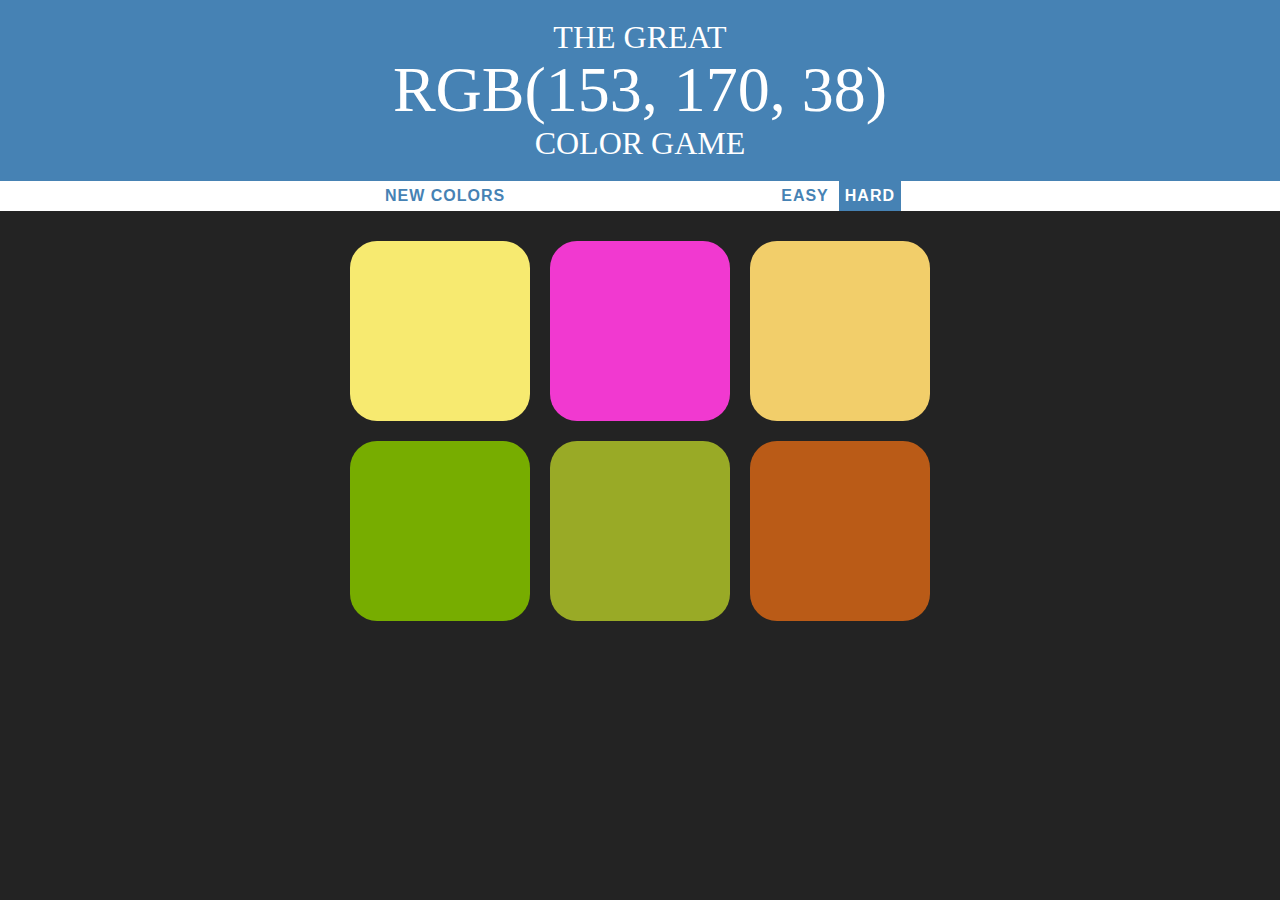
<file: Static websites/ColorGuessGamePage/index.html>
<!DOCTYPE html>
<html>
<head>
	<title>Color Game</title>
	<link rel="stylesheet" type="text/css" href="colorGame.css">
</head>
<body>
<h1>
	The Great 
	<br>
	<span id="colorDisplay">RGB</span> 
	<br>
	Color Game
</h1>

<div id="stripe">
	<button id="reset">New Colors</button>
	<span id="message"></span>
	<button class="mode">Easy</button>
	<button class="mode selected">Hard</button>
</div>

	<div id="container">
		<div class="square"></div>
		<div class="square"></div>
		<div class="square"></div>
		<div class="square"></div>
		<div class="square"></div>
		<div class="square"></div>
	</div>

<script type="text/javascript" src="colorGame.js"></script>
</body>
</html>
</file>
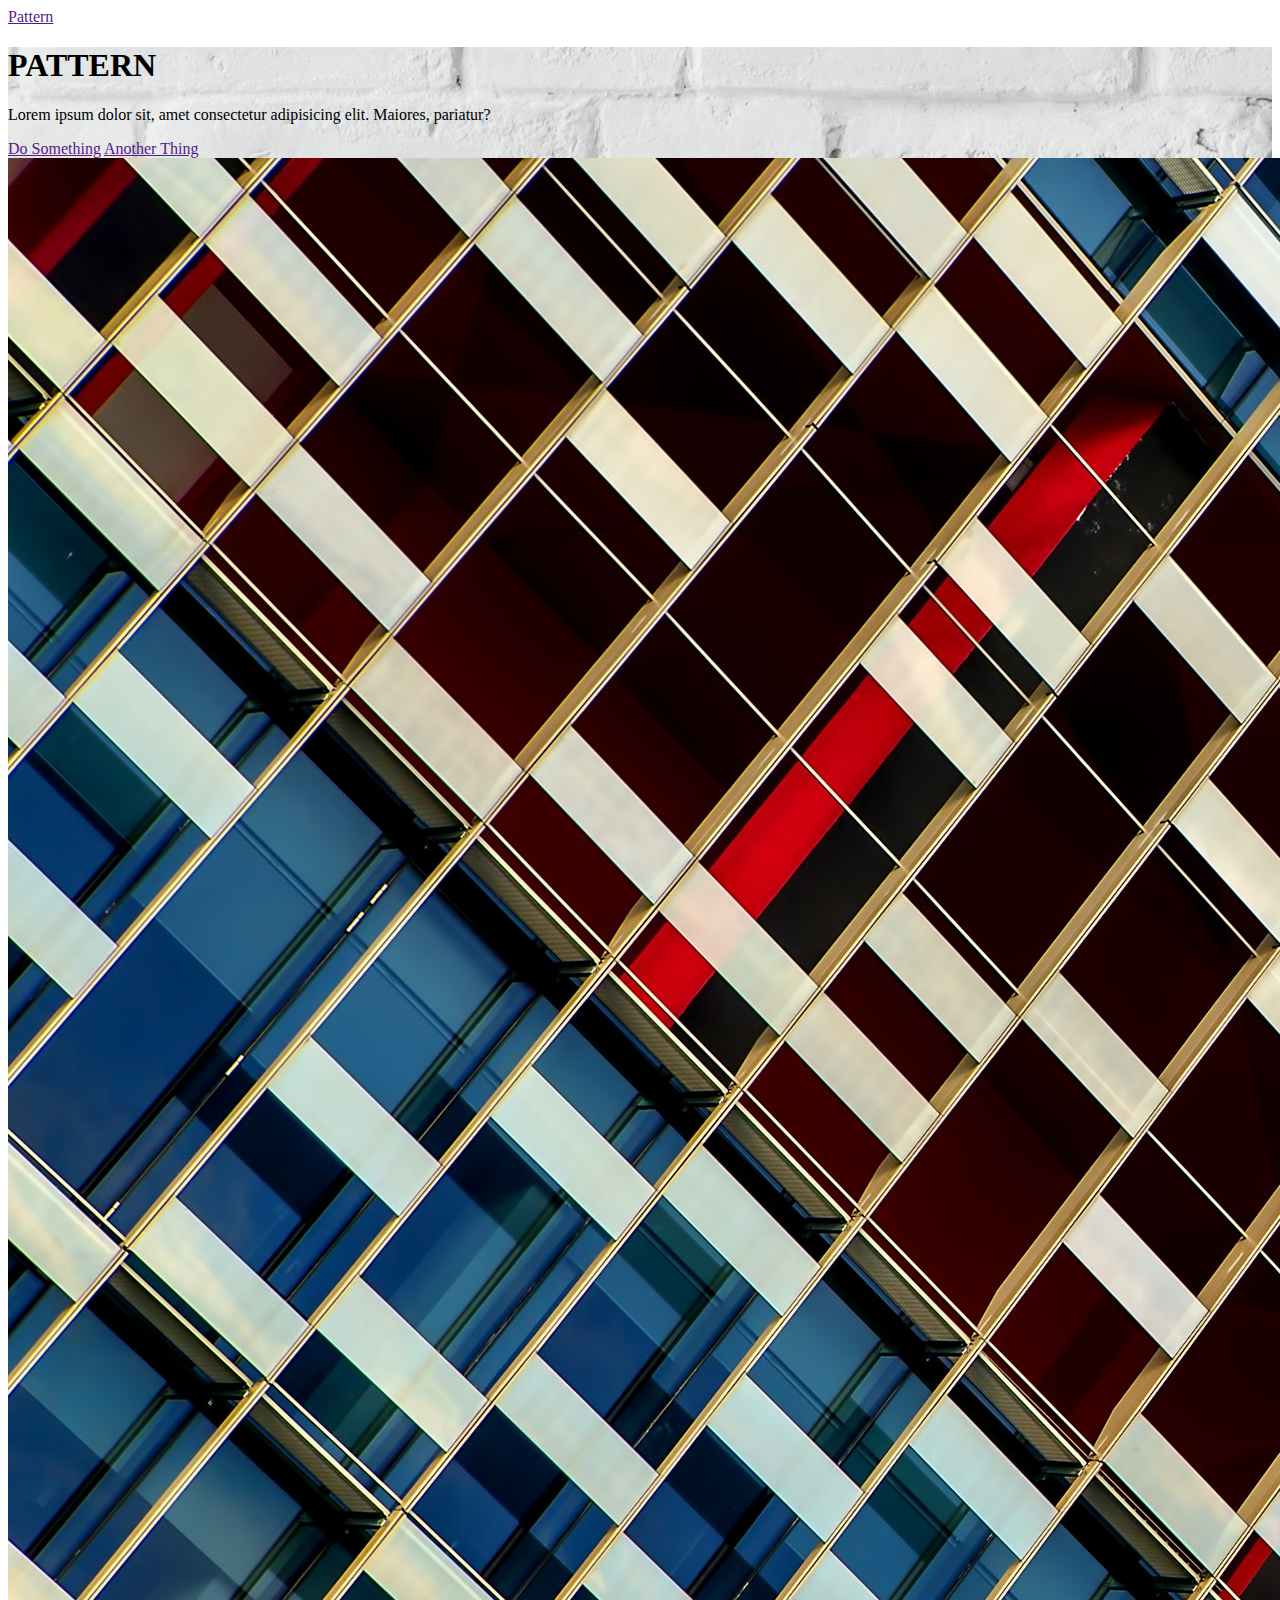
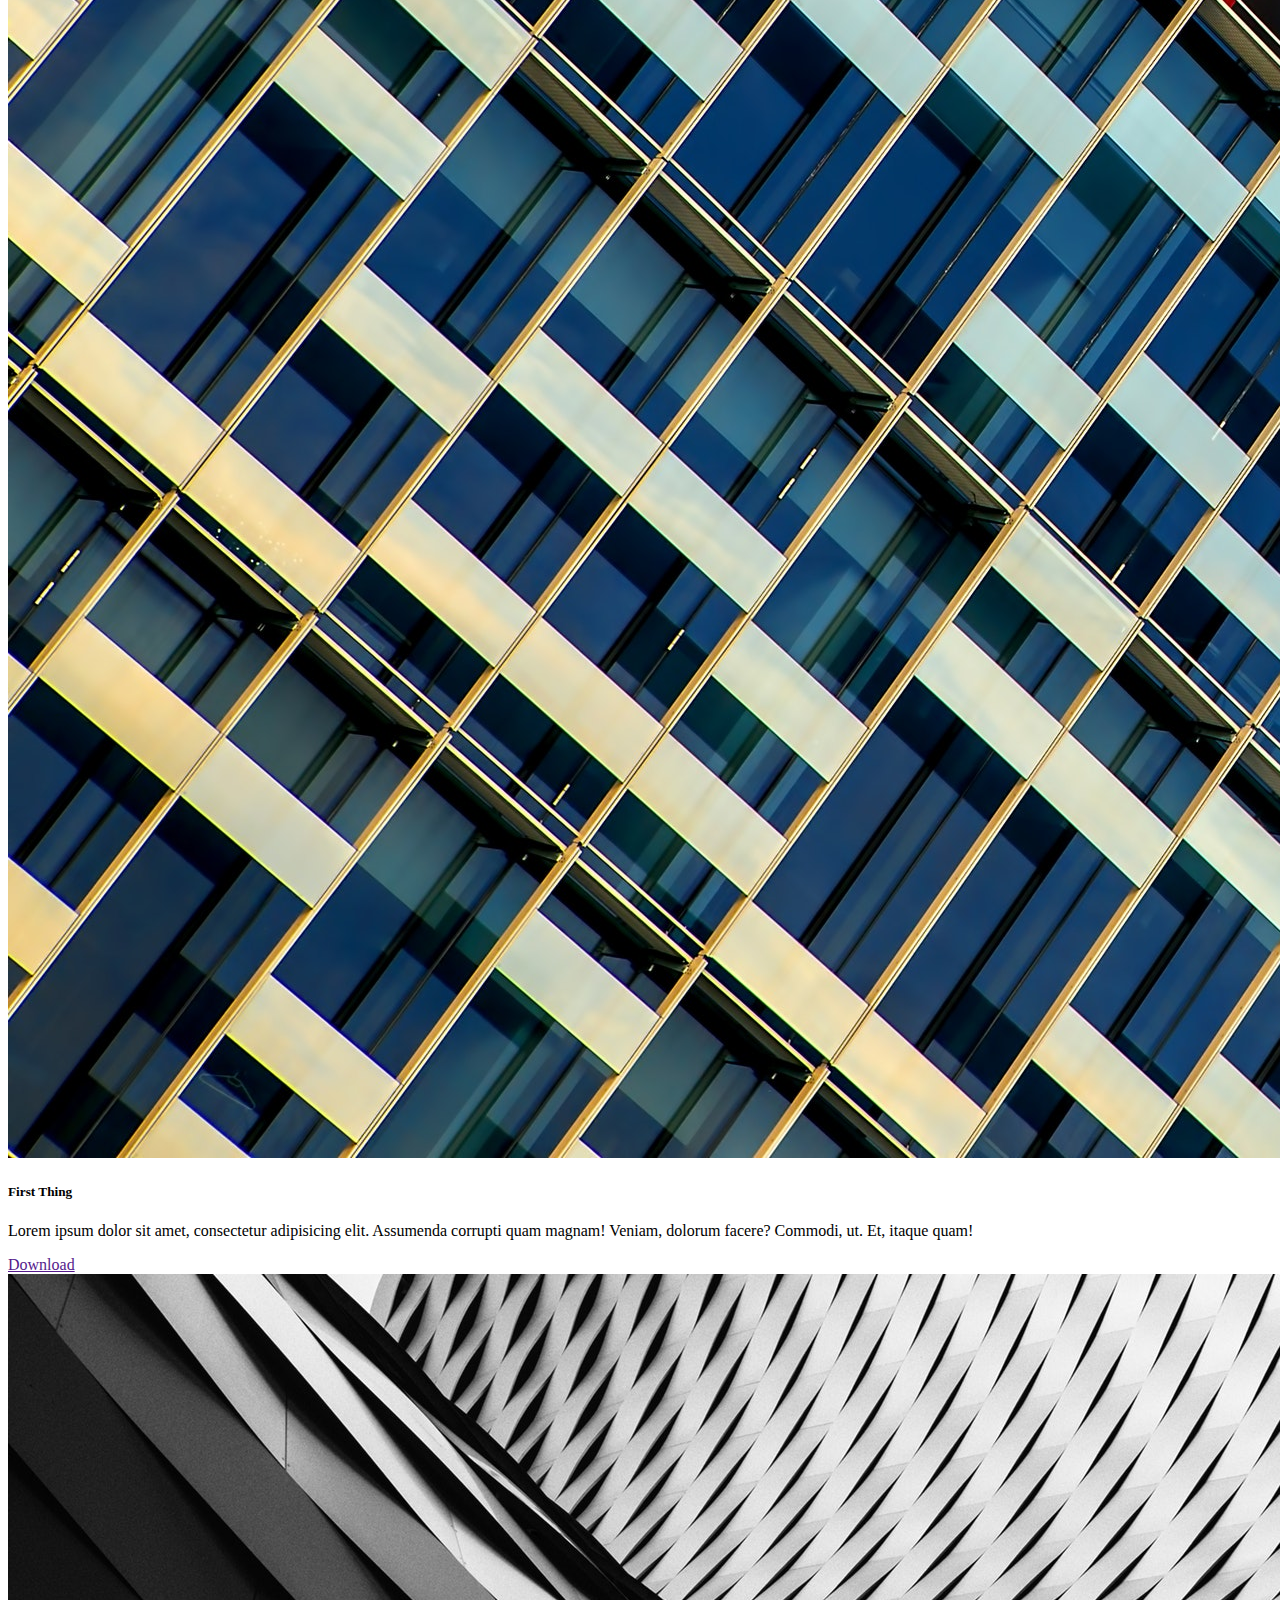
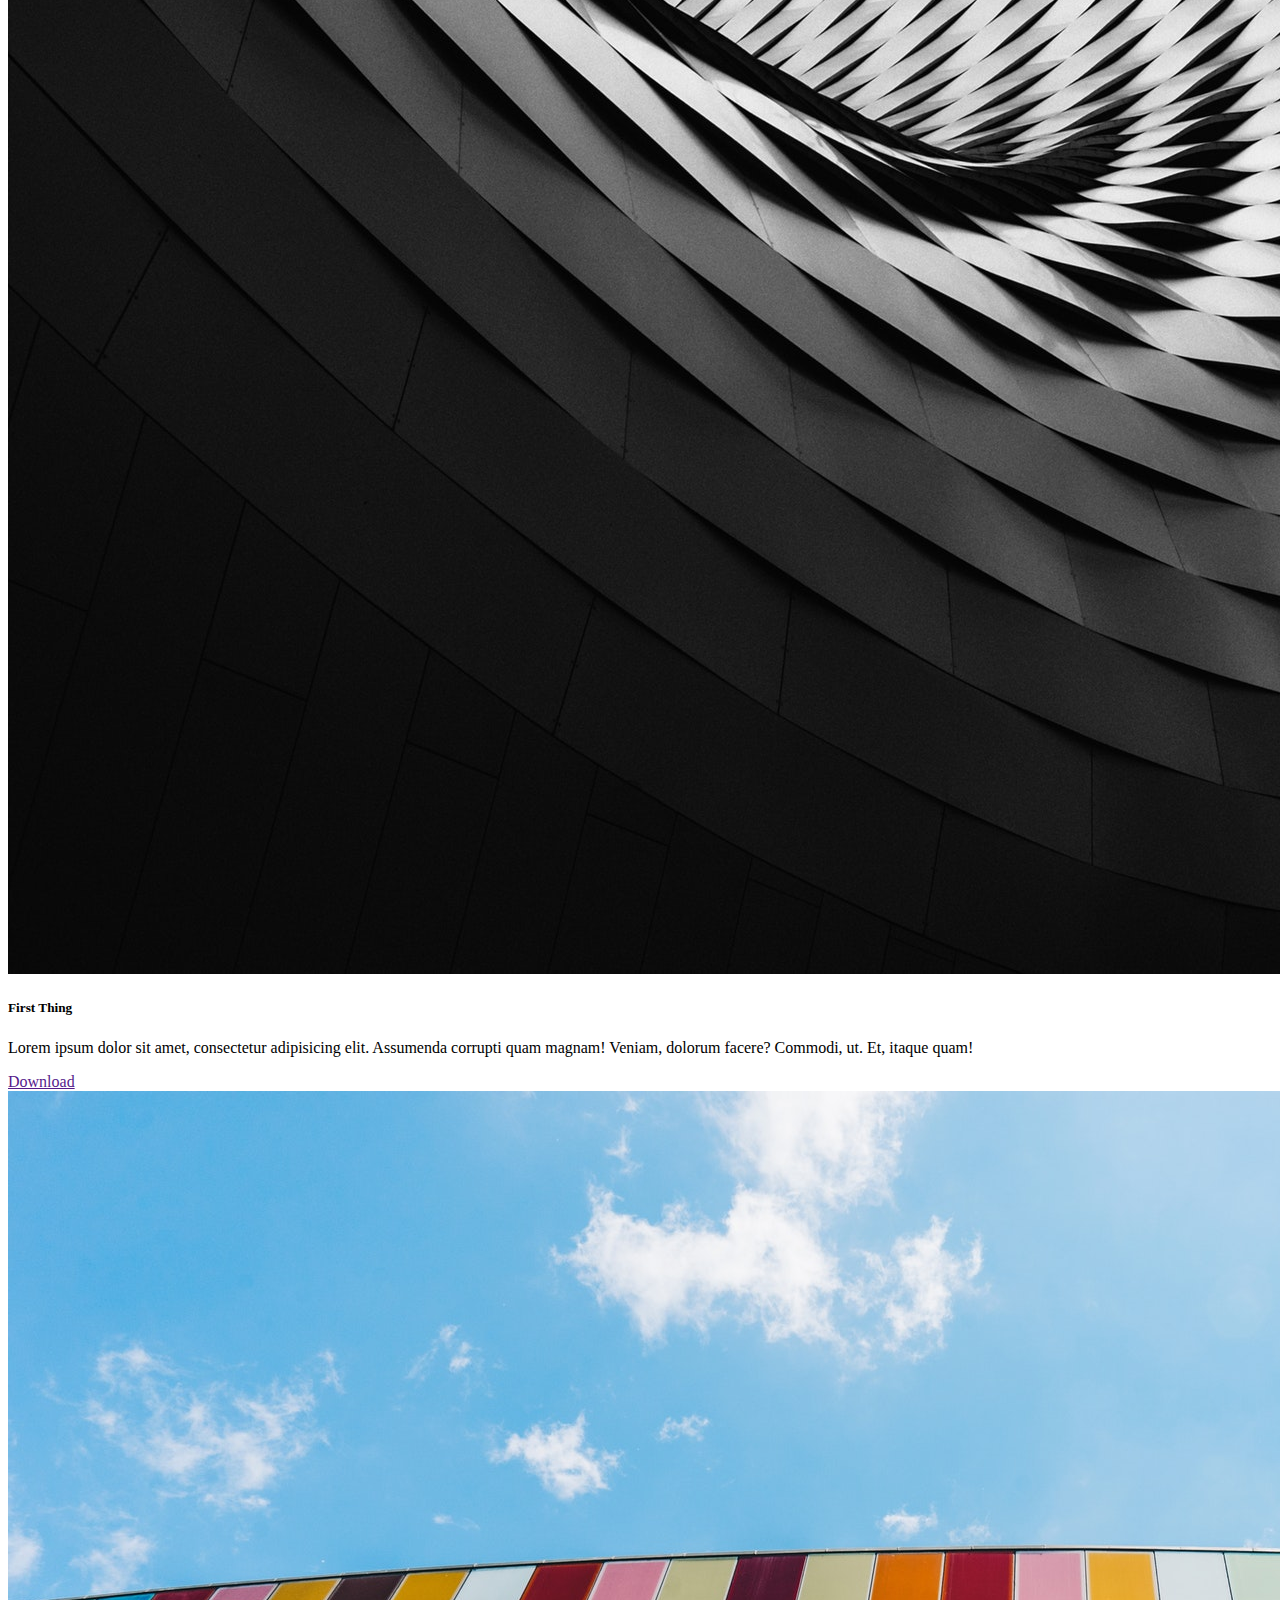
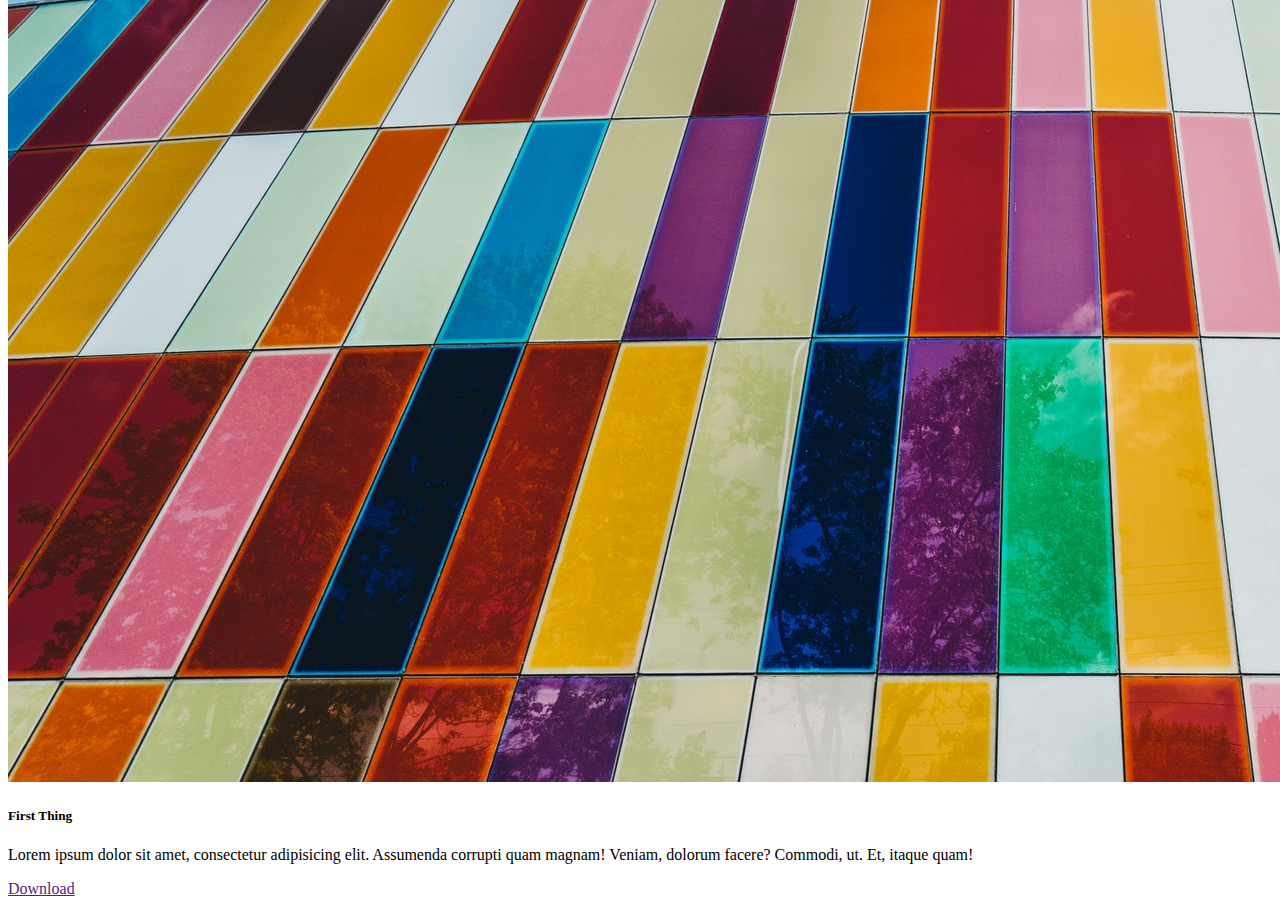
<file: Static websites/PatterndesignPage/index.html>
<!doctype html>
<html lang="en">

<head>
    <!-- Required meta tags -->
    <meta charset="utf-8">
    <meta name="viewport" content="width=device-width, initial-scale=1, shrink-to-fit=no">

    <!-- Bootstrap CSS -->
    <link rel="stylesheet" href="https://stackpath.bootstrapcdn.com/bootstrap/4.1.3/css/bootstrap.min.css" integrity="sha384-MCw98/SFnGE8fJT3GXwEOngsV7Zt27NXFoaoApmYm81iuXoPkFOJwJ8ERdknLPMO"
        crossorigin="anonymous">
    <link rel="stylesheet" href="https://use.fontawesome.com/releases/v5.4.1/css/all.css" integrity="sha384-5sAR7xN1Nv6T6+dT2mhtzEpVJvfS3NScPQTrOxhwjIuvcA67KV2R5Jz6kr4abQsz"
        crossorigin="anonymous">

    <style>
        #header {
            background: url("imgs/header.jpeg");
            /* background: url("imgs/header.jpeg") center center / cover no-repeat; */
        }
    </style>

    <title>Pattern</title>
</head>

<body>
    <nav class="navbar bg-dark navbar-dark">
        <div class="container">
            <a href="" class="navbar-brand"><i class="fas fa-binoculars mr-2"></i> Pattern</a>
        </div>
    </nav>

    <section id="header" class="jumbotron text-center">
        <h1 class="display-3">PATTERN</h1>
        <p class="lead">Lorem ipsum dolor sit, amet consectetur adipisicing elit. Maiores, pariatur?</p>
        <a href="" class="btn btn-primary">Do Something</a>
        <a href="" class="btn btn-success">Another Thing</a>
    </section>

    <section id="gallery">
       <div class="container">
            <div class="row">
                <div class="col-lg-4 mb-4">
                    <div class="card">
                        <img class="card-img-top" src="imgs/pattern1.jpeg" alt="">
                        <div class="card-body">
                            <h5 class="card-title">First Thing</h5>
                            <p class="card-text">Lorem ipsum dolor sit amet, consectetur adipisicing elit. Assumenda corrupti quam magnam!
                                Veniam, dolorum facere?
                                Commodi, ut. Et, itaque quam!</p>
                            <a href="" class="btn btn-outline-success btn-sm">Download</a>
                            <a href="" class="btn btn-outline-danger btn-sm"><i class="far fa-heart"></i></a>
                        </div>
                    </div>
                </div>
                <div class="col-lg-4 mb-4">
                    <div class="card">
                        <img class="card-img-top" src="imgs/pattern2.jpeg" alt="">
                        <div class="card-body">
                            <h5 class="card-title">First Thing</h5>
                            <p class="card-text">Lorem ipsum dolor sit amet, consectetur adipisicing elit. Assumenda corrupti quam magnam!
                                Veniam, dolorum facere?
                                Commodi, ut. Et, itaque quam!</p>
                            <a href="" class="btn btn-outline-success btn-sm">Download</a>
                            <a href="" class="btn btn-outline-danger btn-sm"><i class="far fa-heart"></i></a>
                        </div>
                    </div>
                </div>
                <div class="col-lg-4 mb-4">
                    <div class="card">
                        <img class="card-img-top" src="imgs/pattern3.jpeg" alt="">
                        <div class="card-body">
                            <h5 class="card-title">First Thing</h5>
                            <p class="card-text">Lorem ipsum dolor sit amet, consectetur adipisicing elit. Assumenda corrupti quam magnam!
                                Veniam, dolorum facere?
                                Commodi, ut. Et, itaque quam!</p>
                            <a href="" class="btn btn-outline-success btn-sm">Download</a>
                            <a href="" class="btn btn-outline-danger btn-sm"><i class="far fa-heart"></i></a>
                        </div>
                    </div>
                </div>
            </div>
       </div>
    </section>

    <!-- Optional JavaScript -->
    <!-- jQuery first, then Popper.js, then Bootstrap JS -->
    <script src="https://code.jquery.com/jquery-3.3.1.slim.min.js" integrity="sha384-q8i/X+965DzO0rT7abK41JStQIAqVgRVzpbzo5smXKp4YfRvH+8abtTE1Pi6jizo"
        crossorigin="anonymous"></script>
    <script src="https://cdnjs.cloudflare.com/ajax/libs/popper.js/1.14.3/umd/popper.min.js" integrity="sha384-ZMP7rVo3mIykV+2+9J3UJ46jBk0WLaUAdn689aCwoqbBJiSnjAK/l8WvCWPIPm49"
        crossorigin="anonymous"></script>
    <script src="https://stackpath.bootstrapcdn.com/bootstrap/4.1.3/js/bootstrap.min.js" integrity="sha384-ChfqqxuZUCnJSK3+MXmPNIyE6ZbWh2IMqE241rYiqJxyMiZ6OW/JmZQ5stwEULTy"
        crossorigin="anonymous"></script>
</body>

</html>
</file>
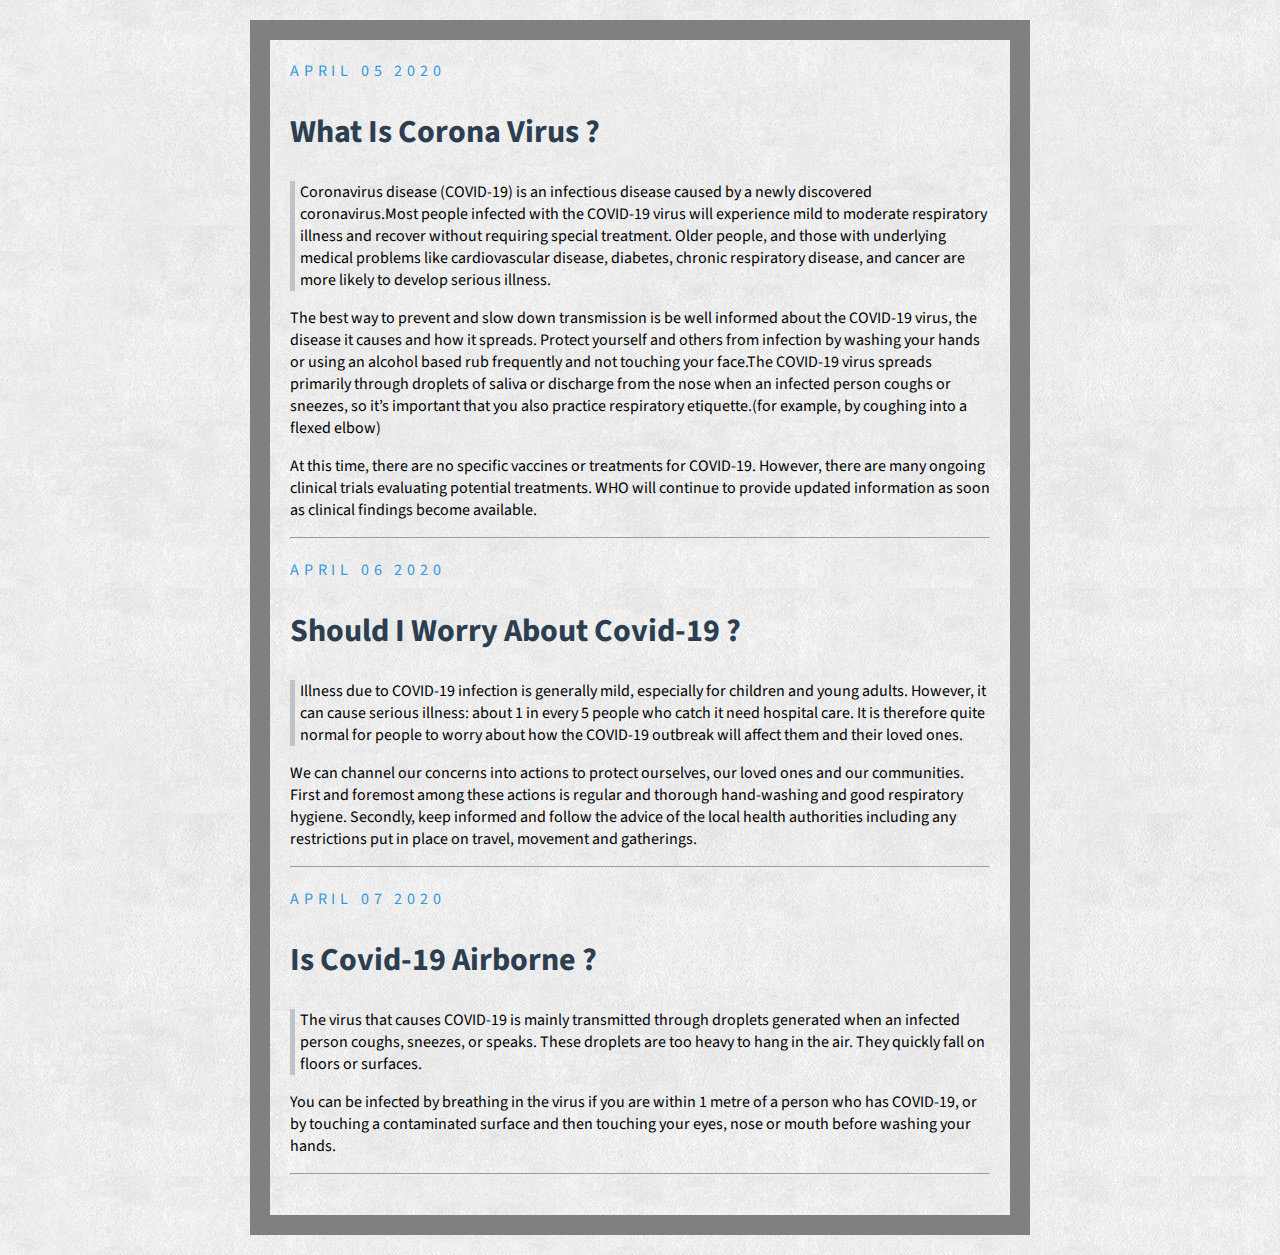
<file: Static websites/SimpleBlogPage/index.html>
<!DOCTYPE html>
<html>
<head>
	<title>Blog</title>
	<link href="https://fonts.googleapis.com/css2?family=Source+Sans+Pro:wght@400;700&display=swap" rel="stylesheet">
	<link rel="stylesheet" type="text/css" href="blog.css">
</head>
<body>
	<div class="post">
		<div class="date">April 05 2020</div>
		<h2>What Is Corona Virus ?</h2>
		<p class="quote">Coronavirus disease (COVID-19) is an infectious disease caused by a newly discovered coronavirus.Most people infected with the COVID-19 virus will experience mild to moderate respiratory illness and recover without requiring special treatment.  Older people, and those with underlying medical problems like cardiovascular disease, diabetes, chronic respiratory disease, and cancer are more likely to develop serious illness.</p>
		<p>
			The best way to prevent and slow down transmission is be well informed about the COVID-19 virus, the disease it causes and how it spreads. Protect yourself and others from infection by washing your hands or using an alcohol based rub frequently and not touching your face.The COVID-19 virus spreads primarily through droplets of saliva or discharge from the nose when an infected person coughs or sneezes, so it’s important that you also practice respiratory etiquette.(for example, by coughing into a flexed elbow)
		</p>
		<p>At this time, there are no specific vaccines or treatments for COVID-19. However, there are many ongoing clinical trials evaluating potential treatments. WHO will continue to provide updated information as soon as clinical findings become available.</p>
		<hr>
	</div>
	<div class="post">
		<div class="date">April 06 2020</div>
		<h2>Should I Worry About Covid-19 ?</h2>
		<p class="quote">Illness due to COVID-19 infection is generally mild, especially for children and young adults. However, it can cause serious illness: about 1 in every 5 people who catch it need hospital care. It is therefore quite normal for people to worry about how the COVID-19 outbreak will affect them and their loved ones.</p>
		<p>
			We can channel our concerns into actions to protect ourselves, our loved ones and our communities. First and foremost among these actions is regular and thorough hand-washing and good respiratory hygiene. Secondly, keep informed and follow the advice of the local health authorities including any restrictions put in place on travel, movement and gatherings.
		</p>
		<hr>
	</div>
		<div class="post">
		<div class="date">April 07 2020</div>
		<h2>Is Covid-19 Airborne ?</h2>
		<p class="quote">The virus that causes COVID-19 is mainly transmitted through droplets generated when an infected person coughs, sneezes, or speaks. These droplets are too heavy to hang in the air. They quickly fall on floors or surfaces.</p>
		<p>
			You can be infected by breathing in the virus if you are within 1 metre of a person who has COVID-19, or by touching a contaminated surface and then touching your eyes, nose or mouth before washing your hands.
		</p>
		<hr>
	</div>


</body>
</html>
</file>
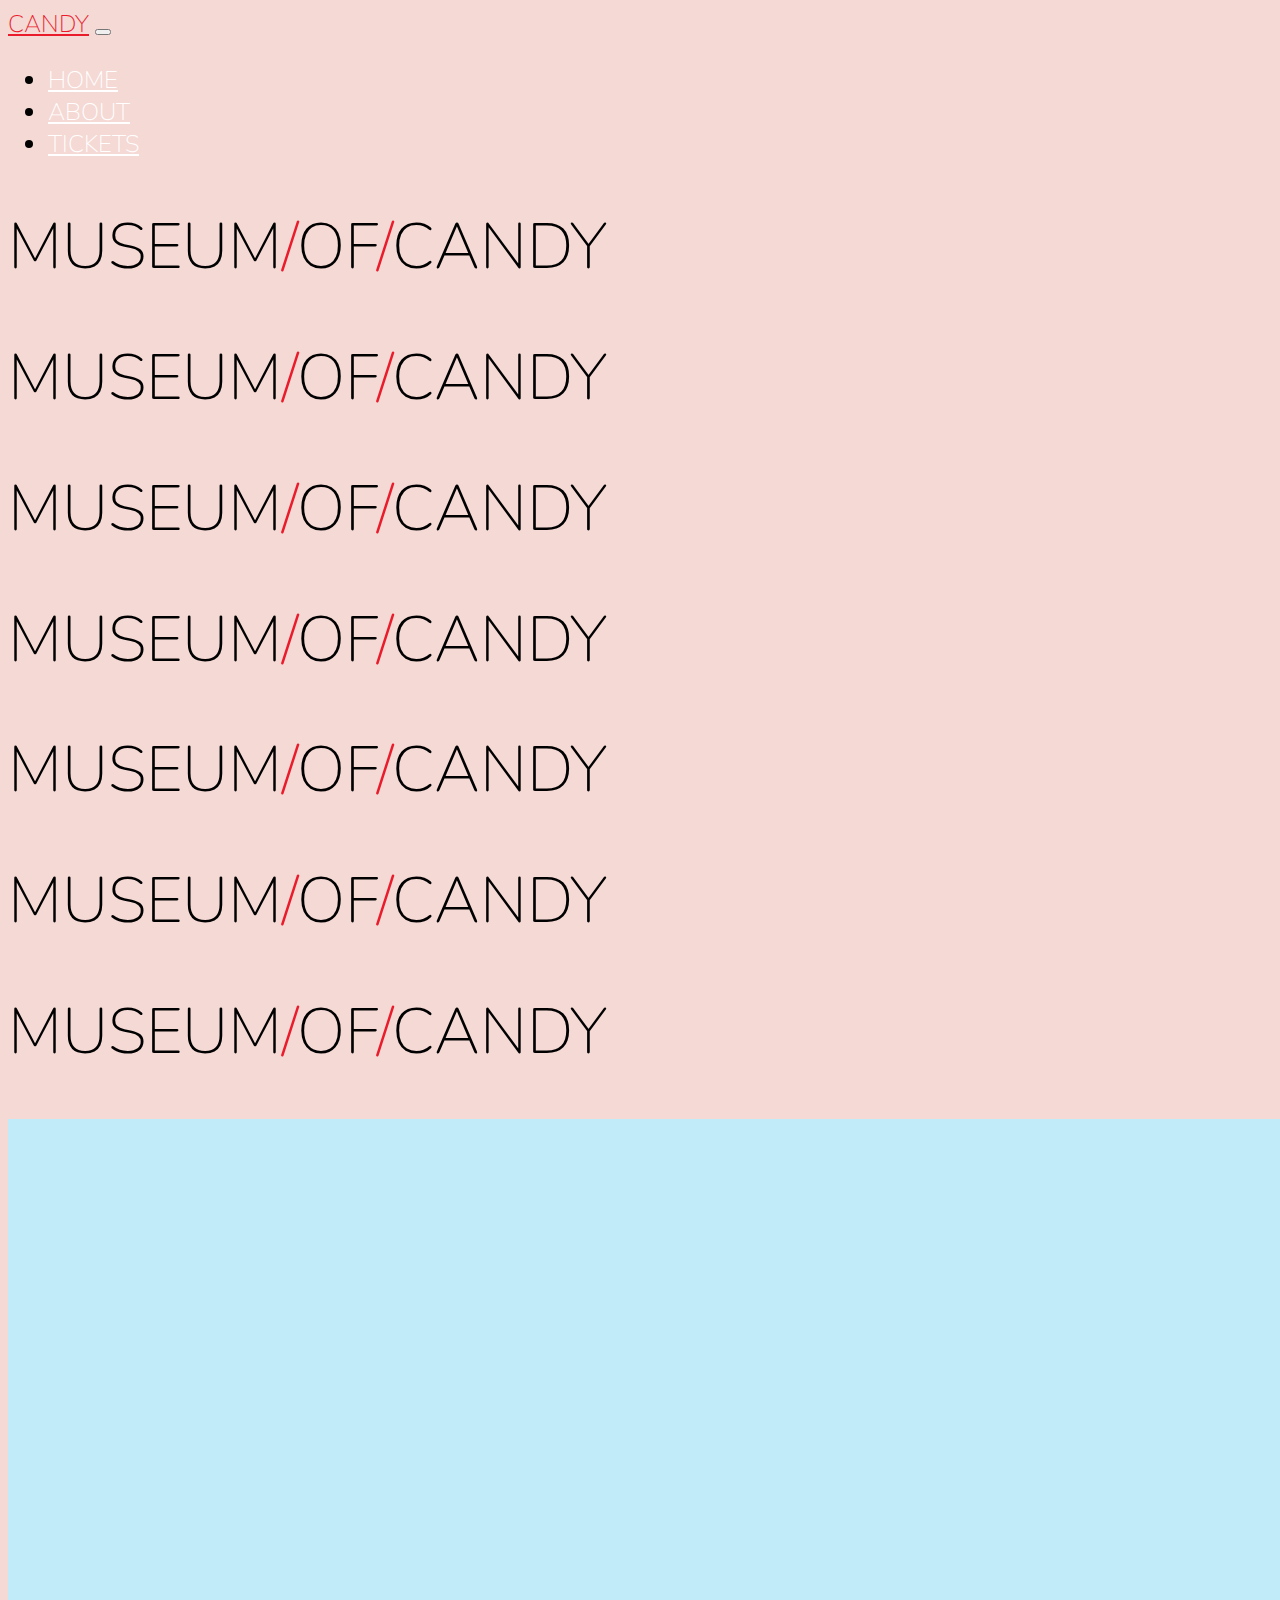
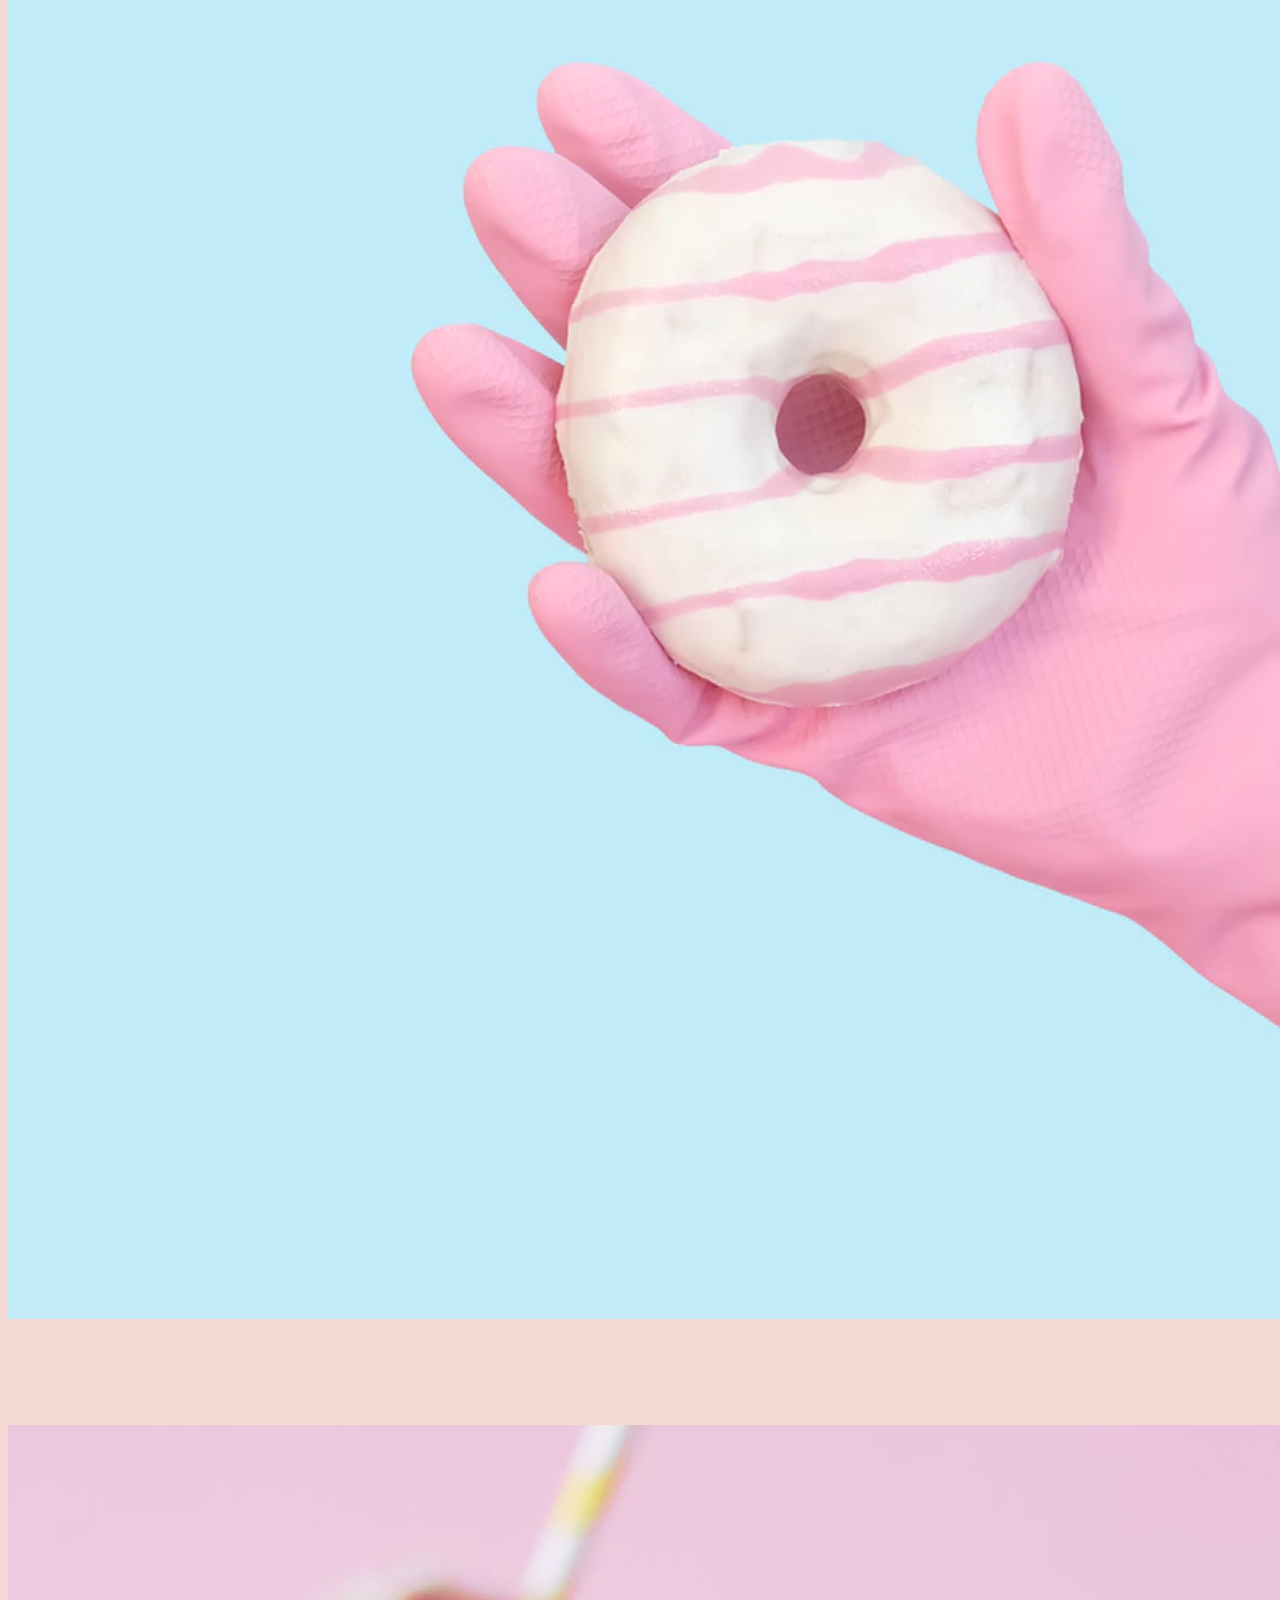
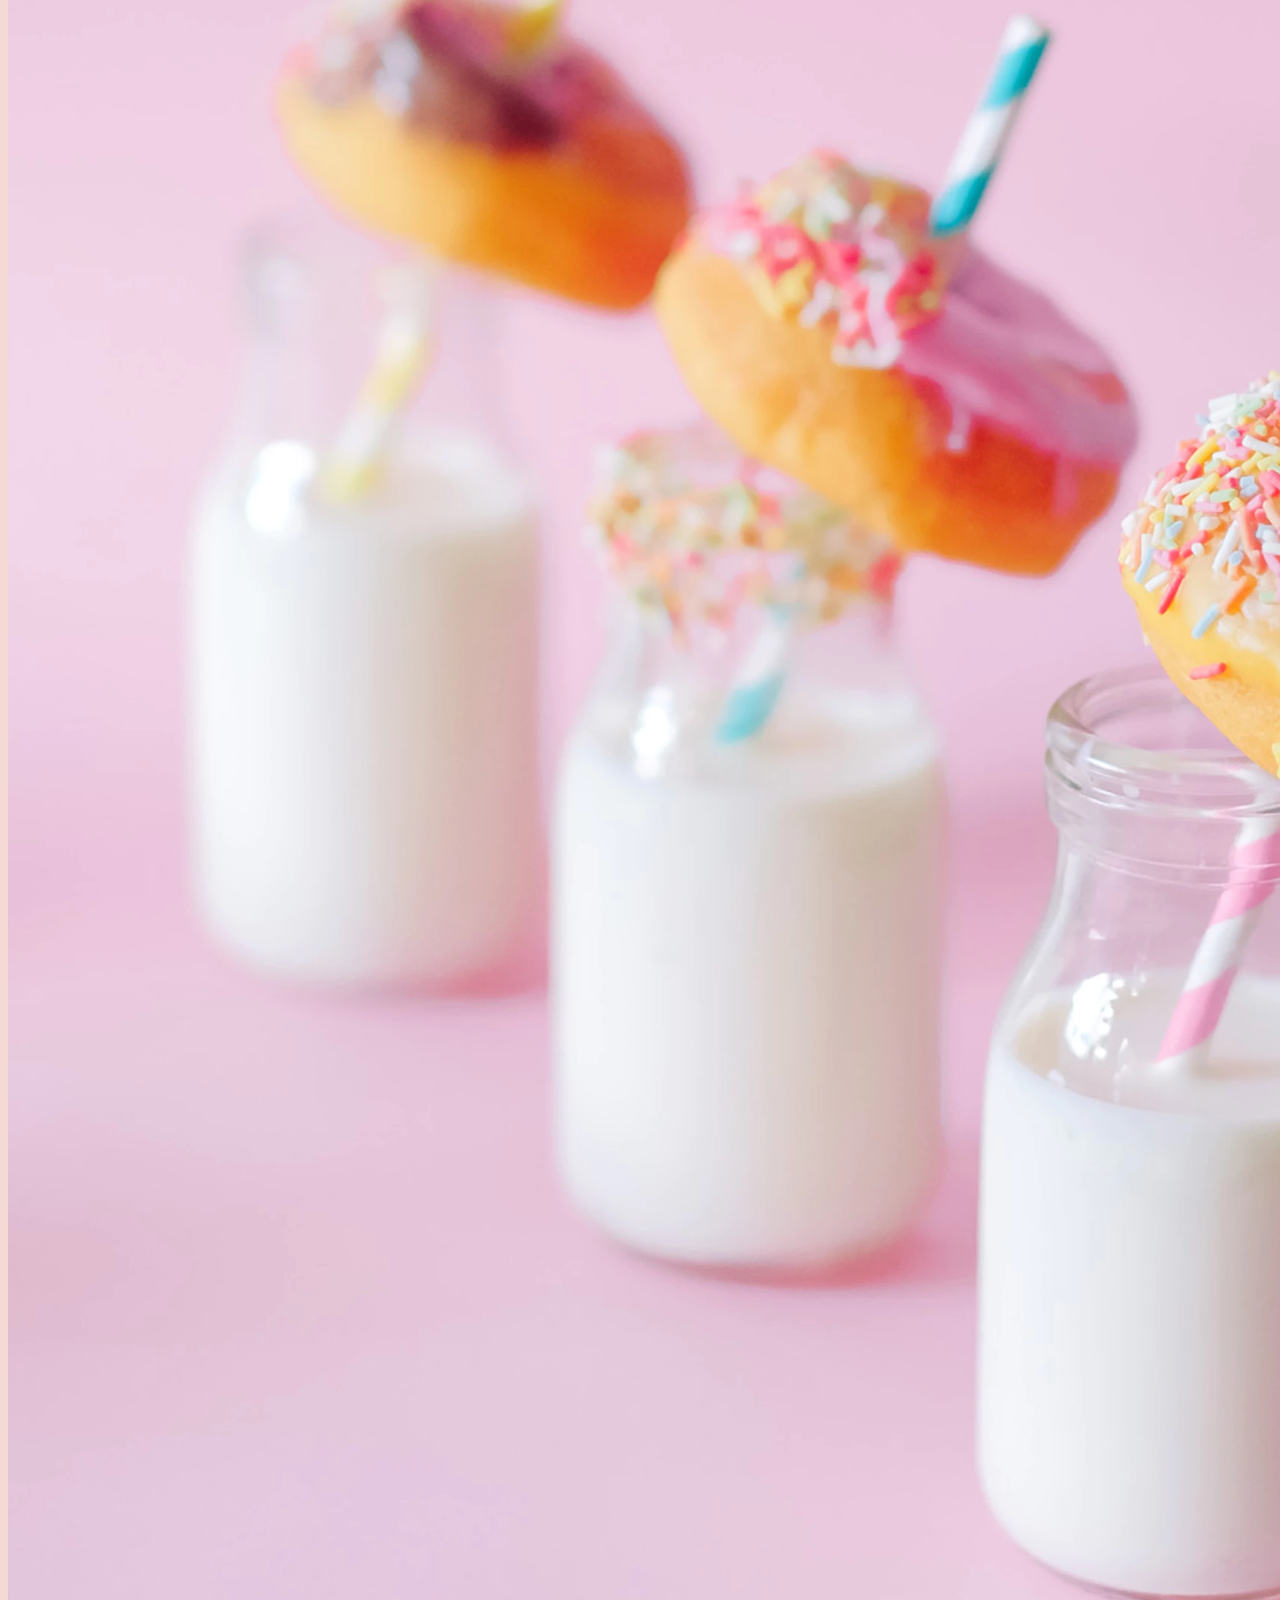
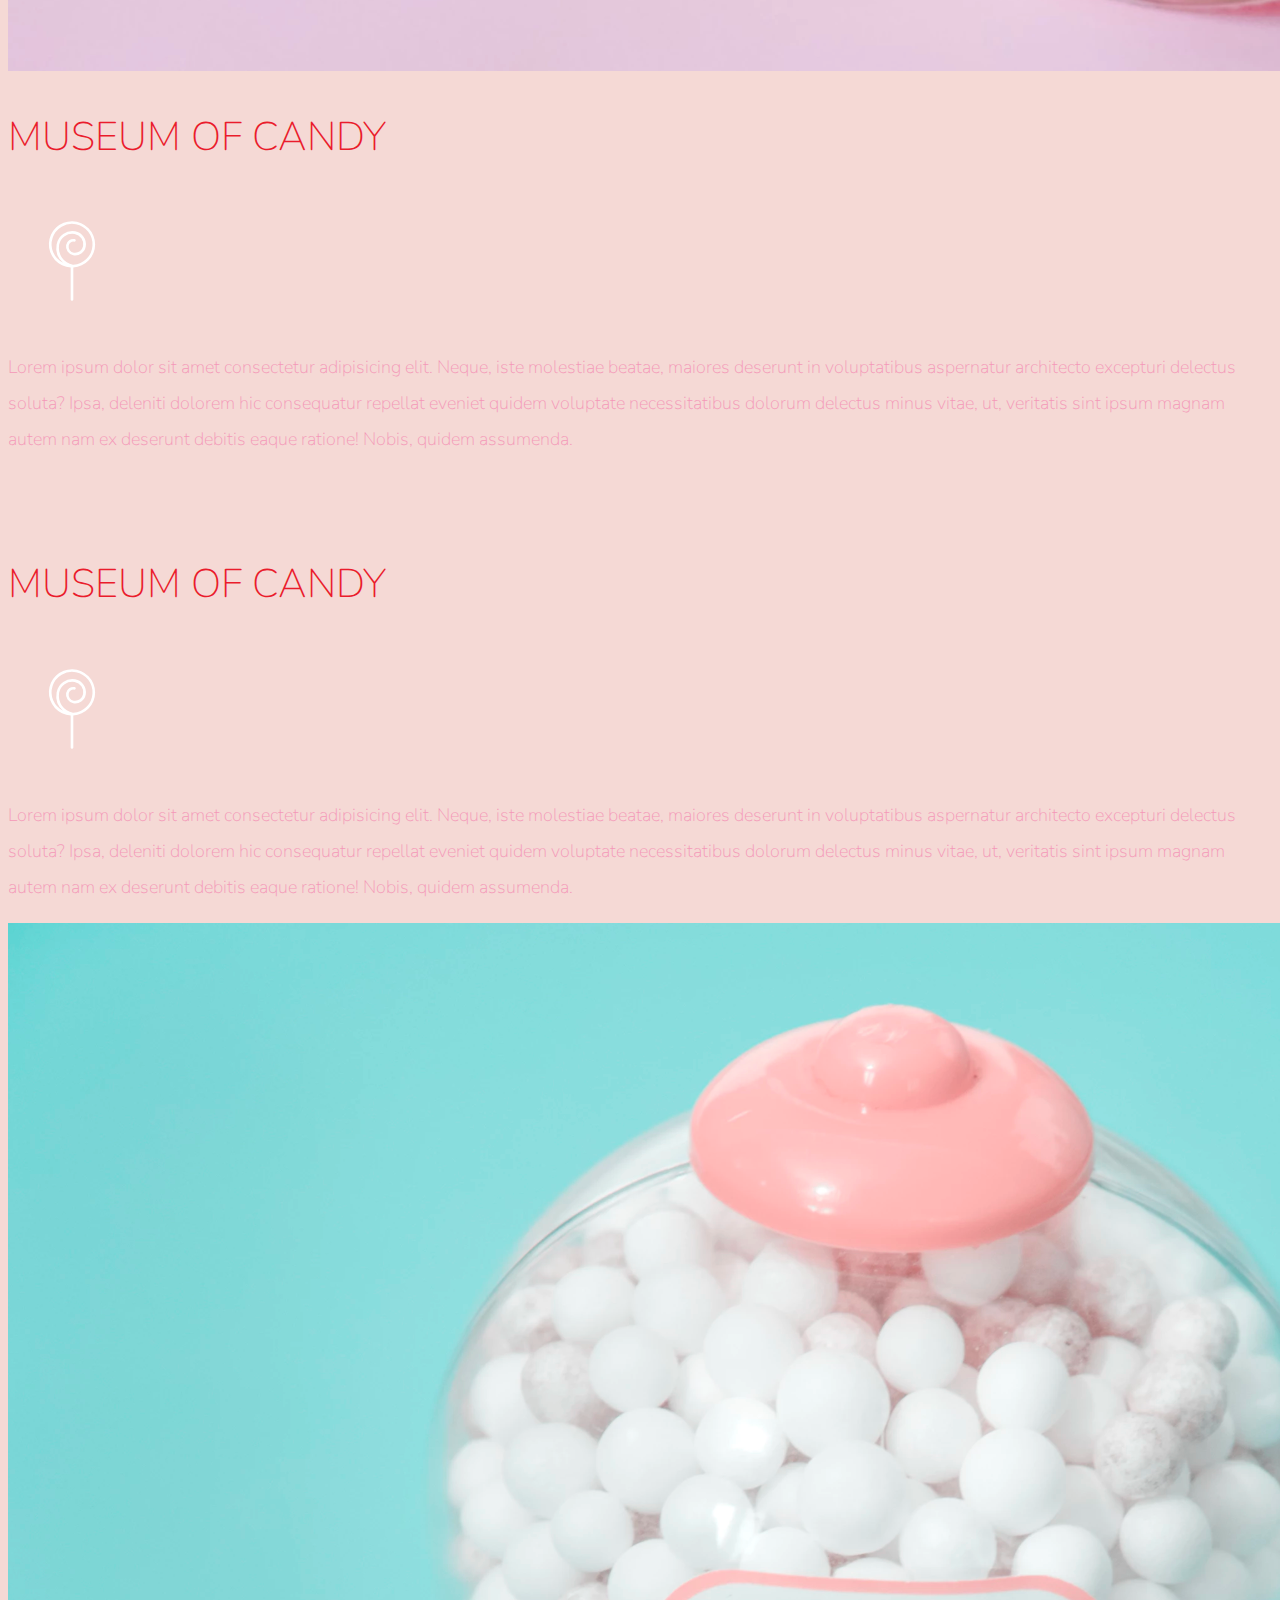
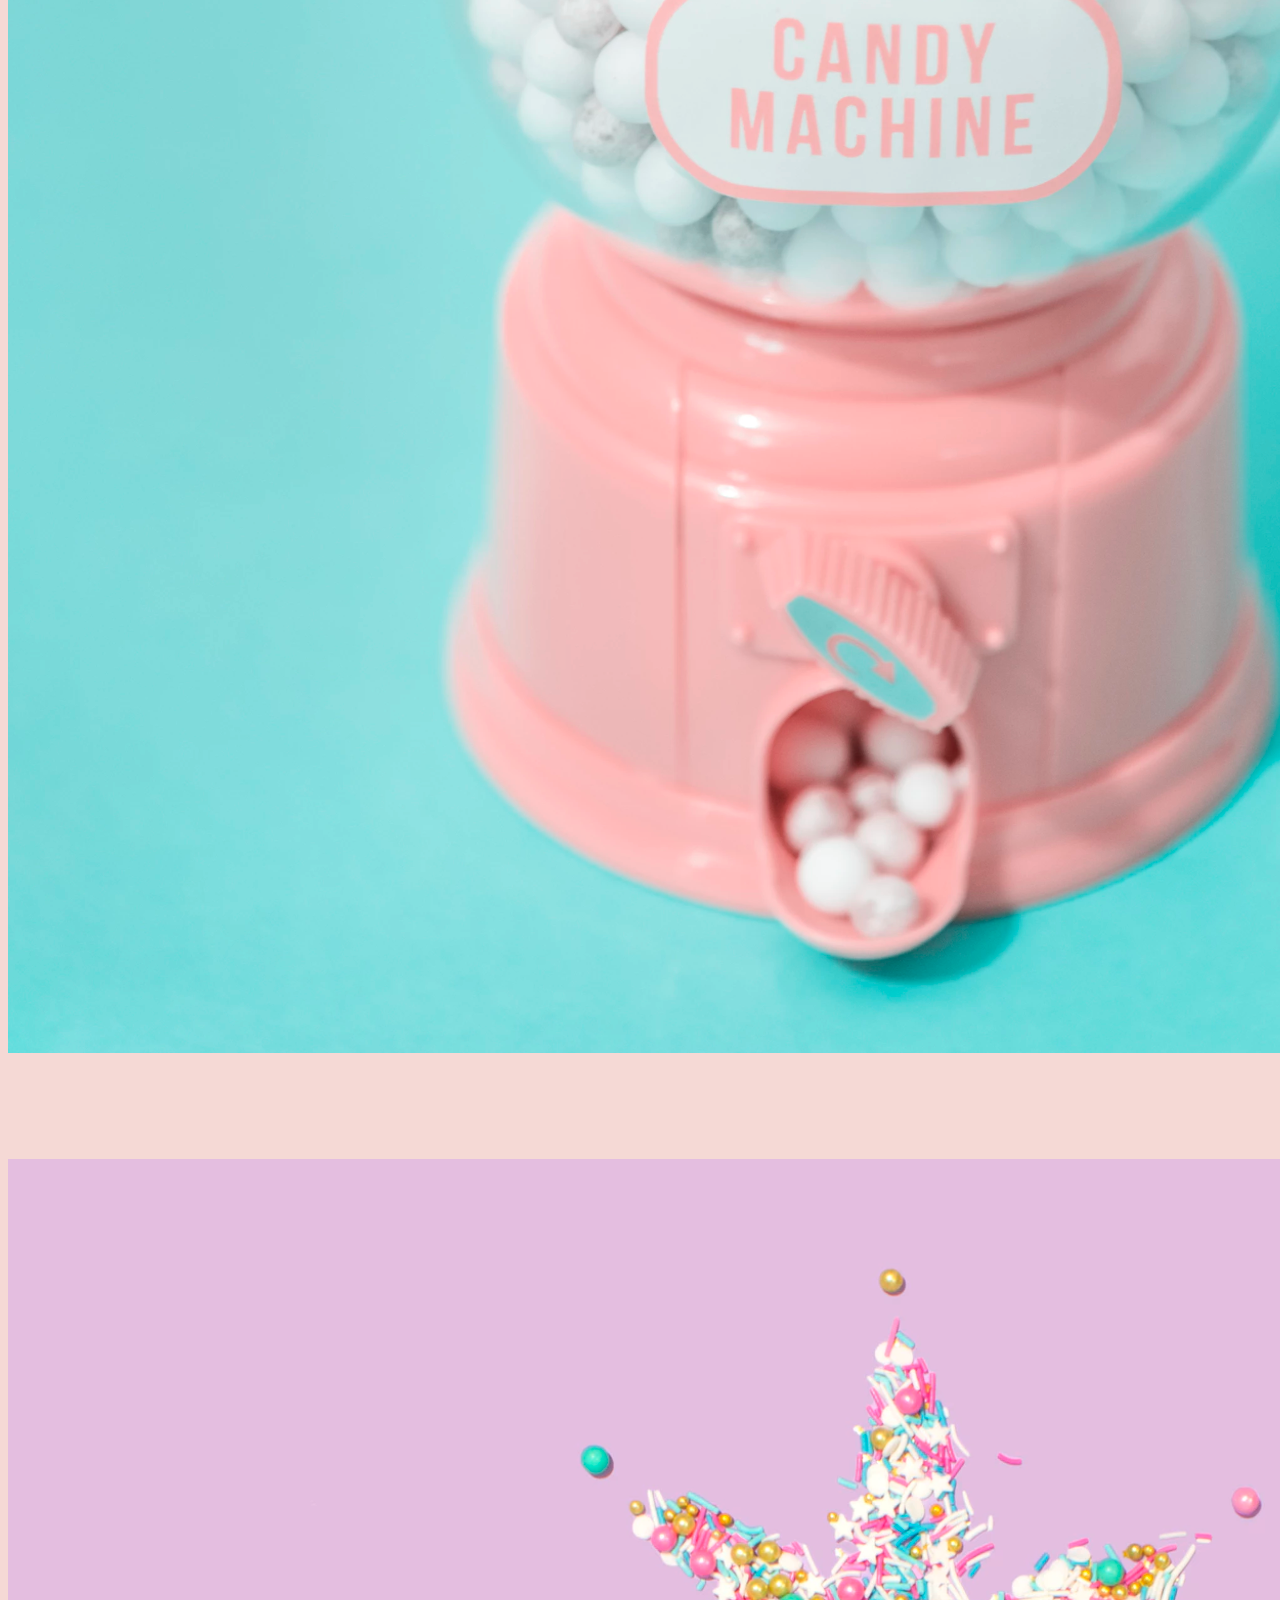
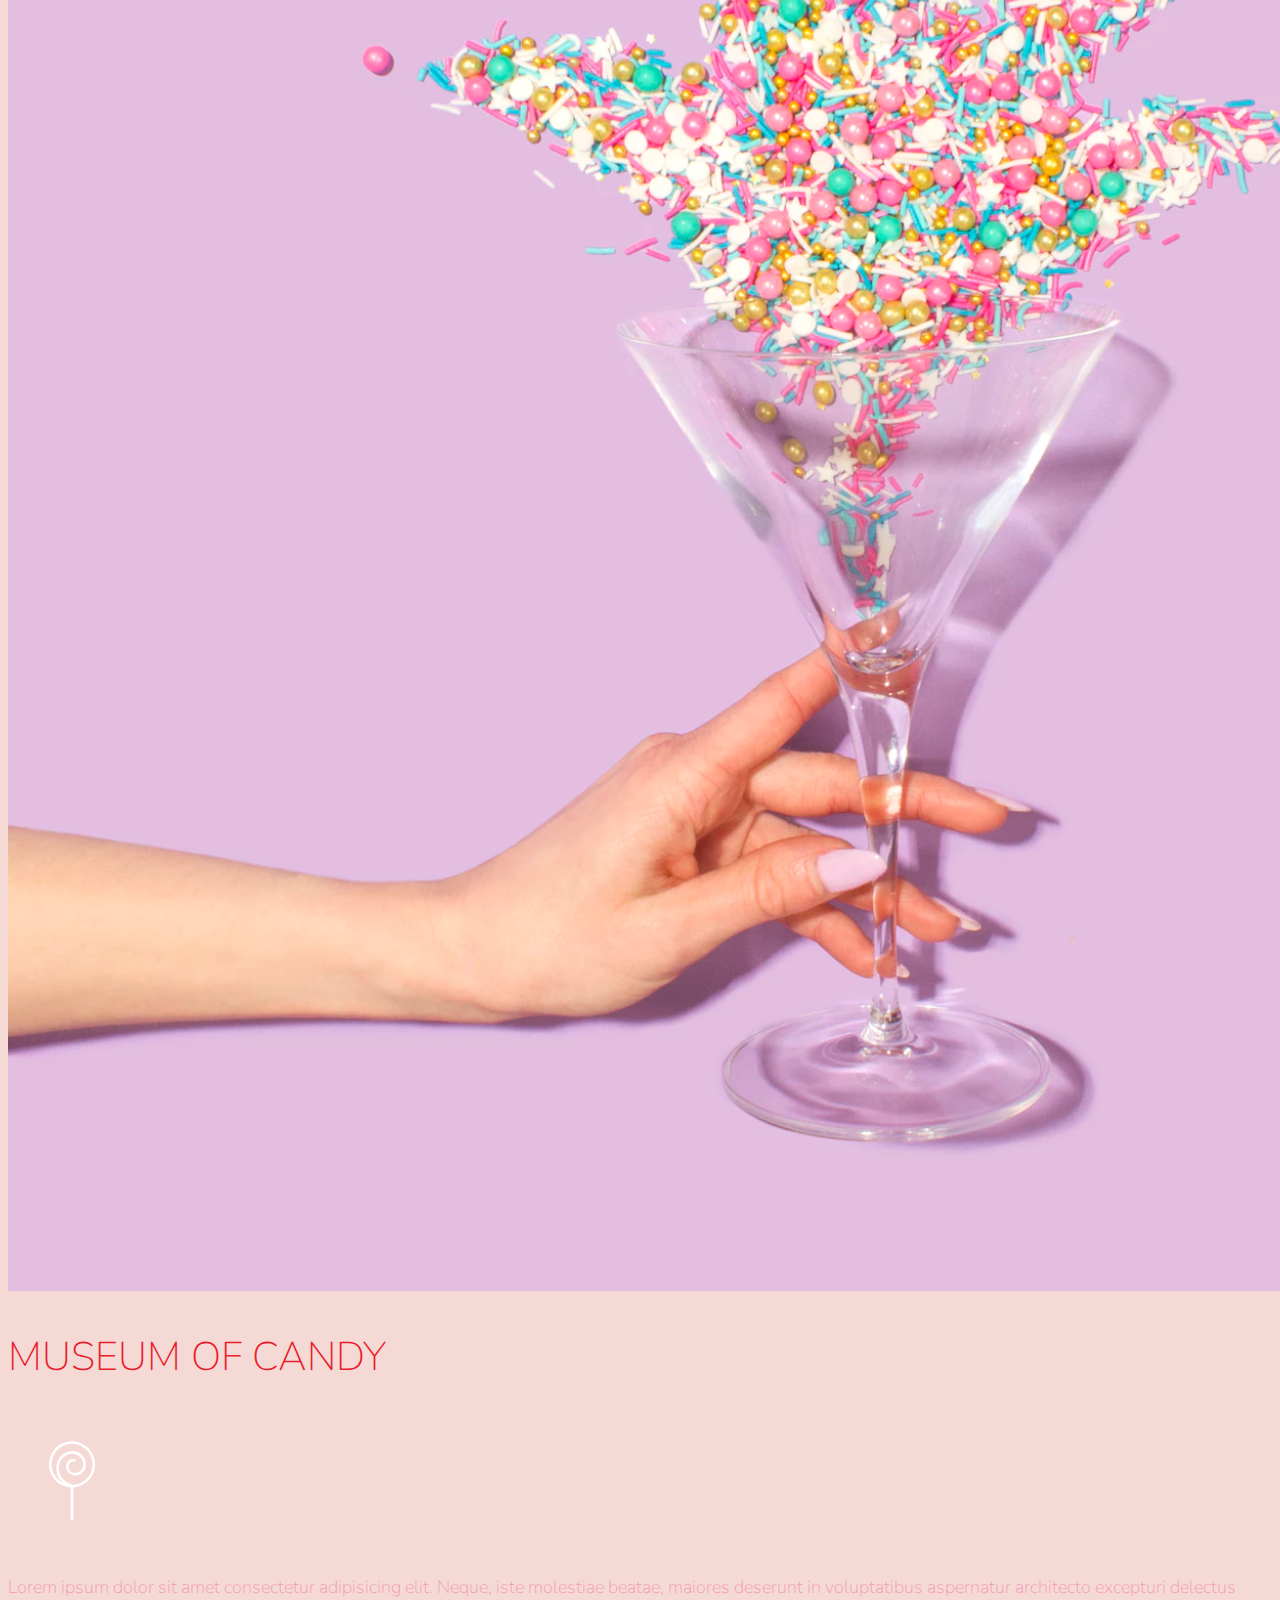
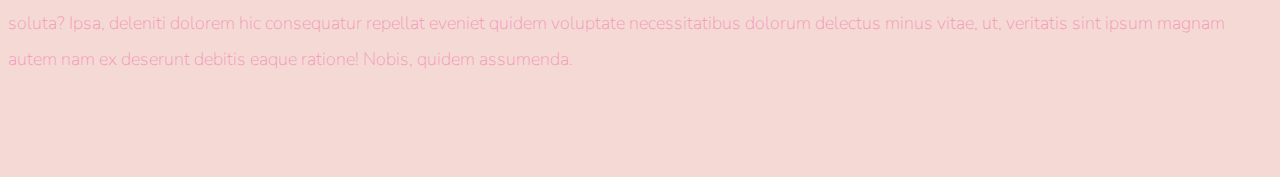
<file: Static websites/CandydesignPage/CandyPage/index.html>
<!doctype html>
<html lang="en">

<head>
    <!-- Required meta tags -->
    <meta charset="utf-8">
    <meta name="viewport" content="width=device-width, initial-scale=1, shrink-to-fit=no">

    <!-- Google Font -->
    <link href="https://fonts.googleapis.com/css?family=Nunito:200,300,400,700" rel="stylesheet">

    <!-- Bootstrap CSS -->
    <link rel="stylesheet" href="https://stackpath.bootstrapcdn.com/bootstrap/4.1.3/css/bootstrap.min.css" integrity="sha384-MCw98/SFnGE8fJT3GXwEOngsV7Zt27NXFoaoApmYm81iuXoPkFOJwJ8ERdknLPMO"
        crossorigin="anonymous">

    <!-- Custom CSS -->
    <link rel="stylesheet" href="app.css">

    <title>Museum of Candy</title>
</head>

<body>
    <nav id="mainNavbar" class="navbar navbar-dark navbar-expand-md py-0 fixed-top">
        <a href="#" class="navbar-brand">CANDY</a>
        <button class="navbar-toggler" data-toggle="collapse" data-target="#navLinks" aria-label="Toggle navigation">
            <span class="navbar-toggler-icon"></span>
        </button>
        <div class="collapse navbar-collapse" id="navLinks">
            <ul class="navbar-nav">
                <li class="nav-item">
                    <a href="" class="nav-link">HOME</a>
                </li>
                <li class="nav-item">
                    <a href="" class="nav-link">ABOUT</a>
                </li>
                <li class="nav-item">
                    <a href="" class="nav-link">TICKETS</a>
                </li>
            </ul>
        </div>
    </nav>

    <section class="container-fluid px-0">
        <div class="row align-items-center">
            <div class="col-lg-6">
                <div id="headingGroup" class="text-white text-center d-none d-lg-block mt-5">
                    <h1 class="">MUSEUM<span>/</span>OF<span>/</span>CANDY</h1>
                    <h1 class="">MUSEUM<span>/</span>OF<span>/</span>CANDY</h1>
                    <h1 class="">MUSEUM<span>/</span>OF<span>/</span>CANDY</h1>
                    <h1 class="">MUSEUM<span>/</span>OF<span>/</span>CANDY</h1>
                    <h1 class="">MUSEUM<span>/</span>OF<span>/</span>CANDY</h1>
                    <h1 class="">MUSEUM<span>/</span>OF<span>/</span>CANDY</h1>
                    <h1 class="">MUSEUM<span>/</span>OF<span>/</span>CANDY</h1>
                </div>
            </div>
            <div class="col-lg-6">
                <img class="img-fluid" src="imgs/hand2.png" alt="">
            </div>
        </div>
    </section>

    <section class="container-fluid px-0">
        <div class="row align-items-center content">
            <div class="col-md-6 order-2 order-md-1">
                <img src="imgs/milk.png" alt="" class="img-fluid">
            </div>
            <div class="col-md-6 text-center order-1 order-md-2">
                <div class="row justify-content-center">
                    <div class="col-10 col-lg-8 blurb mb-5 mb-md-0">
                        <h2>MUSEUM OF CANDY</h2>
                        <img src="imgs/lolli_icon.png" alt="" class="d-none d-lg-inline">
                        <p class="lead">Lorem ipsum dolor sit amet consectetur adipisicing elit. Neque, iste molestiae
                            beatae, maiores deserunt
                            in voluptatibus
                            aspernatur architecto excepturi delectus soluta? Ipsa, deleniti dolorem hic consequatur
                            repellat eveniet quidem
                            voluptate necessitatibus dolorum delectus minus vitae, ut, veritatis sint ipsum magnam
                            autem nam ex deserunt debitis
                            eaque ratione! Nobis, quidem assumenda.</p>
                    </div>
                </div>
            </div>
        </div>
        <div class="row align-items-center content">
            <div class="col-md-6 text-center">
                <div class="row justify-content-center">
                    <div class="col-10 col-lg-8 blurb mb-5 mb-md-0">
                        <h2>MUSEUM OF CANDY</h2>
                        <img src="imgs/lolli_icon.png" alt="" class="d-none d-lg-inline">
                        <p class="lead">Lorem ipsum dolor sit amet consectetur adipisicing elit. Neque, iste molestiae
                            beatae, maiores deserunt
                            in voluptatibus
                            aspernatur architecto excepturi delectus soluta? Ipsa, deleniti dolorem hic consequatur
                            repellat eveniet quidem
                            voluptate necessitatibus dolorum delectus minus vitae, ut, veritatis sint ipsum magnam
                            autem nam ex deserunt debitis
                            eaque ratione! Nobis, quidem assumenda.</p>
                    </div>
                </div>
            </div>
            <div class="col-md-6">
                <img src="imgs/gumball.png" alt="" class="img-fluid">
            </div>
        </div>
        <div class="row align-items-center content">
            <div class="col-md-6 order-2 order-md-1">
                <img src="imgs/sprinkles.png" alt="" class="img-fluid">
            </div>
            <div class="col-md-6 text-center order-1 order-md-2">
                <div class="row justify-content-center">
                    <div class="col-10 col-lg-8 blurb mb-5 mb-md-0">
                        <h2>MUSEUM OF CANDY</h2>
                        <img src="imgs/lolli_icon.png" alt="" class="d-none d-lg-inline">
                        <p class="lead">Lorem ipsum dolor sit amet consectetur adipisicing elit. Neque, iste molestiae
                            beatae, maiores
                            deserunt
                            in voluptatibus
                            aspernatur architecto excepturi delectus soluta? Ipsa, deleniti dolorem hic consequatur
                            repellat eveniet
                            quidem
                            voluptate necessitatibus dolorum delectus minus vitae, ut, veritatis sint ipsum magnam
                            autem nam ex deserunt
                            debitis
                            eaque ratione! Nobis, quidem assumenda.</p>
                    </div>
                </div>
            </div>
        </div>
    </section>
    <!-- Optional JavaScript -->
    <!-- jQuery first, then Popper.js, then Bootstrap JS -->
    <script src="https://code.jquery.com/jquery-3.3.1.slim.min.js" integrity="sha384-q8i/X+965DzO0rT7abK41JStQIAqVgRVzpbzo5smXKp4YfRvH+8abtTE1Pi6jizo"
        crossorigin="anonymous"></script>
    <script src="https://cdnjs.cloudflare.com/ajax/libs/popper.js/1.14.3/umd/popper.min.js" integrity="sha384-ZMP7rVo3mIykV+2+9J3UJ46jBk0WLaUAdn689aCwoqbBJiSnjAK/l8WvCWPIPm49"
        crossorigin="anonymous"></script>
    <script src="https://stackpath.bootstrapcdn.com/bootstrap/4.1.3/js/bootstrap.min.js" integrity="sha384-ChfqqxuZUCnJSK3+MXmPNIyE6ZbWh2IMqE241rYiqJxyMiZ6OW/JmZQ5stwEULTy"
        crossorigin="anonymous"></script>

    <script>
        $(function () {
            $(document).scroll(function () {
                var $nav = $("#mainNavbar");
                $nav.toggleClass("scrolled", $(this).scrollTop() > $nav.height());
            });
        });
    </script>
</body>

</html>
</file>
<file: Static websites/ColorGuessGamePage/colorGame.css>
body {
	background-color: #232323;
	margin: 0;
	font-family: "Montserrat", "Avenir";
}

.square {
	width: 30%;
	background: purple;
	padding-bottom: 30%;
	float: left;
	margin: 1.66%;
	border-radius: 15%;
	transition: background 0.6s;
	-webkit-transition: background 0.6s;
	-moz-transition: background 0.6s;
}

#container {
	margin: 20px auto;
	max-width: 600px;
}

h1 {
	text-align: center;
	line-height: 1.1;
	font-weight: normal;
	color: white;
	background: steelblue;
	margin: 0;
	text-transform: uppercase;
	padding: 20px 0;
}

#colorDisplay {
	font-size: 200%;
}

#message {
	display: inline-block;
	width: 20%;
}

#stripe {
	background: white;
	height: 30px;
	text-align: center;
	color: black;
}

.selected {
	color: white;
	background: steelblue;
}

button {
	border: none;
	background: none;
	text-transform: uppercase;
	height: 100%;
	font-weight: 700;
	color: steelblue;
	letter-spacing: 1px;
	font-size: inherit;
	transition: all 0.3s;
	-webkit-transition: all 0.3s;
	-moz-transition: all 0.3s;
	outline: none;
}

button:hover {
	color: white;
	background: steelblue;
}
</file>
<file: Static websites/SimpleBlogPage/blog.css>
body{
	border: 20px solid gray;
	padding: 20px;
	width: 80%;
	max-width: 700px;
	margin: 20px auto;
	font-family: Source Sans Pro;
}
.quote{
	border-left: 5px solid #bdc3c7;
	padding-left: 5px;
}
.date{
	color: #3498db;
	text-transform: uppercase;
	letter-spacing: 0.3rem;
}
h2{
	color: #2c3e50;
	font-size: 2.0rem;
}
.post{
	margin-bottom: 20px;
}

hr.style-two {
    border: 0;
    height: 1px;
    background-image: linear-gradient(to right, rgba(0, 0, 0, 0), rgba(0, 0, 0, 0.75), rgba(0, 0, 0, 0));
}
body {
  background-image: url("back.jpg");
}
</file>
<file: Static websites/CandydesignPage/CandyPage/app.css>
body {
    background: #f5d9d5;
    font-family: "Nunito", sans-serif;
}

.blurb h2 {
   color: #EA1C2C;
   font-weight: 100;
   font-size: 2.5rem;
}

.blurb p {
    color: #f498b8;
    font-weight: 100;
    font-size: 1.125rem;
    line-height: 2;
}

.content {
    margin-top: 100px;
    margin-bottom: 100px;
}

#mainNavbar {
    font-size: 1.5rem;
    font-weight: 100;    
}

#mainNavbar .nav-link {
    color: white;
}

#mainNavbar .nav-link:hover {
    color: #EA1C2C;
}

#mainNavbar .navbar-brand {
    color: #EA1C2C;
    font-size: 1.5rem;
}

#headingGroup span {
    color: #EA1C2C;
}

#headingGroup h1 {
    font-weight: 100;
    font-size: 4rem;
}

.navbar.scrolled {
    background: rgb(222,192,222);
    transition: background 500ms;
}

@media (max-width: 1200px) {
    #headingGroup h1 {
        font-weight: 100;
        font-size: 3rem;
    }
    .blurb h2 {
        font-size: 2rem;
    }
}
</file>
